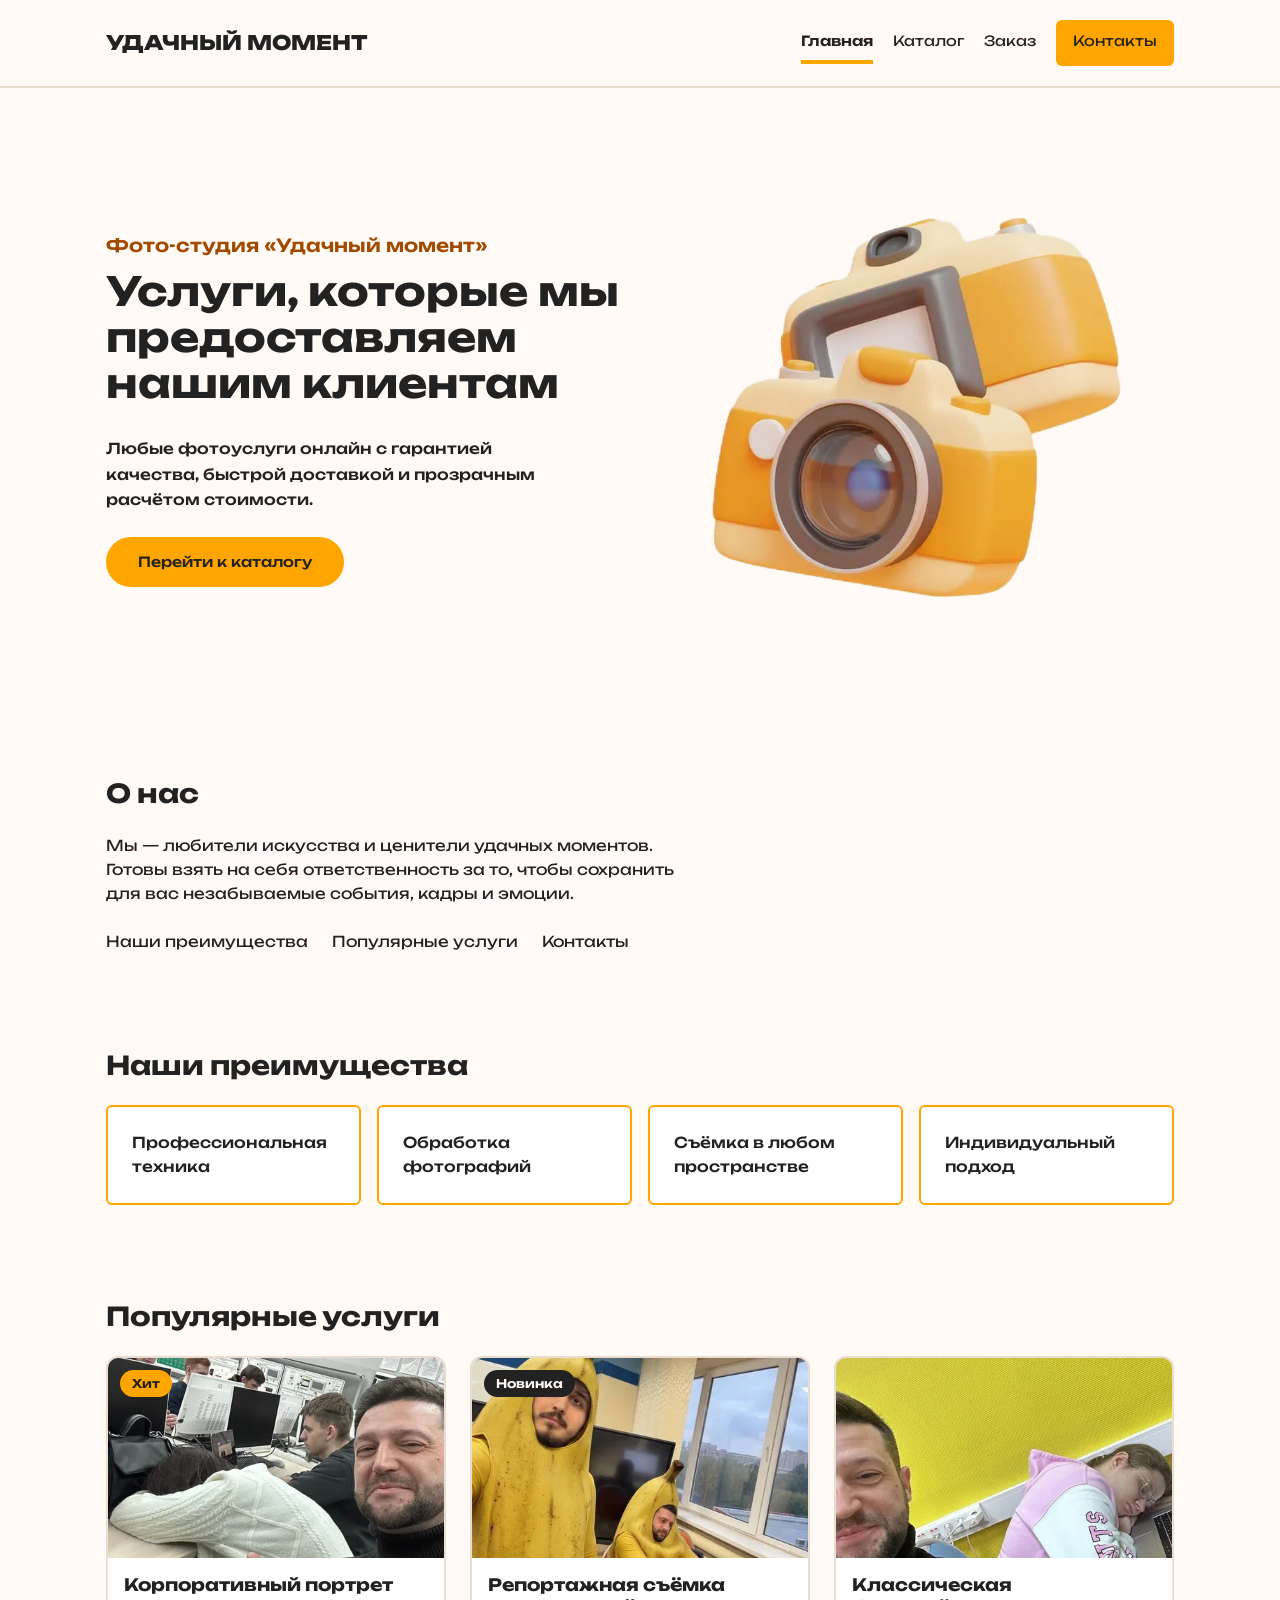
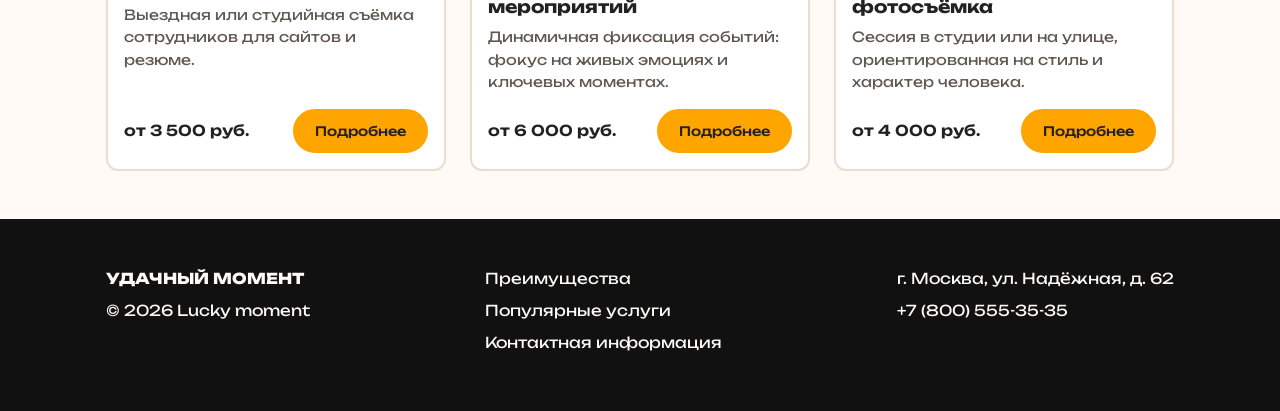
<file: index.html>
<!DOCTYPE html>
<html lang="ru">

<head>
    <meta charset="UTF-8">
    <meta name="viewport" content="width=device-width, initial-scale=1.0">
    <meta name="description" content="Фото-студия «Удачный момент»: портретная, корпоративная и репортажная съёмка с обработкой фотографий.">
    <title>Фото-студия «Удачный момент»</title>
    <link rel="stylesheet" href="css/style.css">
    <link rel="stylesheet" href="css/responsive.css">
</head>

<body>
    <a class="skip-link" href="#main">Перейти к основному содержимому</a>
    <header class="site-header">
        <div class="site-header__inner container">
            <a class="site-header__logo" href="index.html">Удачный момент</a>
            <nav class="site-nav" aria-label="Основное меню">
                <ul class="site-nav__list">
                    <li class="site-nav__item"><a class="site-nav__link site-nav__link--active" href="index.html" aria-current="page">Главная</a></li>
                    <li class="site-nav__item"><a class="site-nav__link" href="catalog.html">Каталог</a></li>
                    <li class="site-nav__item"><a class="site-nav__link" href="order.html">Заказ</a></li>
                    <li class="site-nav__item"><a class="site-nav__link site-nav__link--accent" href="contacts.html">Контакты</a></li>
                </ul>
            </nav>
        </div>
    </header>

    <main id="main">
        <section class="hero container">
            <div class="hero__info">
                <p class="hero__brand">Фото-студия «Удачный момент»</p>
                <h1 class="hero__title">Услуги, которые мы предоставляем нашим клиентам</h1>
                <p class="hero__text">Любые фотоуслуги онлайн с гарантией качества, быстрой доставкой и прозрачным расчётом стоимости.</p>
                <a class="button" href="catalog.html">Перейти к каталогу</a>
            </div>
            <picture>
                <source type="image/webp" srcset="images/camera-480.webp 480w, images/camera-740.webp 740w" sizes="(max-width: 767px) 100vw, (max-width: 1099px) 50vw, 540px">
                <img class="hero__image" src="images/camera.png" srcset="images/camera-480.png 480w, images/camera.png 740w" sizes="(max-width: 767px) 100vw, (max-width: 1099px) 50vw, 540px" alt="Фотокамера" width="740" height="740">
            </picture>
        </section>

        <section class="page-section container">
            <h2 class="page-section__title">О нас</h2>
            <p class="page-section__text">Мы — любители искусства и ценители удачных моментов. Готовы взять на себя ответственность за то, чтобы сохранить для вас незабываемые события, кадры и эмоции.</p>
            <nav aria-label="Разделы страницы">
                <ul class="page-nav__list">
                    <li><a class="page-nav__link" href="#adv">Наши преимущества</a></li>
                    <li><a class="page-nav__link" href="#popular">Популярные услуги</a></li>
                    <li><a class="page-nav__link" href="#contacts">Контакты</a></li>
                </ul>
            </nav>
        </section>

        <section class="page-section container" id="adv">
            <h2 class="page-section__title">Наши преимущества</h2>
            <ul class="adv__list">
                <li class="adv__item">Профессиональная техника</li>
                <li class="adv__item">Обработка фотографий</li>
                <li class="adv__item">Съёмка в любом пространстве</li>
                <li class="adv__item">Индивидуальный подход</li>
            </ul>
        </section>

        <section class="page-section container" id="popular">
            <h2 class="page-section__title">Популярные услуги</h2>
            <div class="cards">
            <article class="product-card">
                <span class="product-card__badge product-card__badge--hit">Хит</span>
                <picture>
                    <source type="image/webp" srcset="images/portrait-corporate-480.webp 480w, images/portrait-corporate-800.webp 800w" sizes="(max-width: 767px) 100vw, (max-width: 1023px) 50vw, 360px">
                    <img class="product-card__image" src="images/portrait-corporate-800.jpg" srcset="images/portrait-corporate-480.jpg 480w, images/portrait-corporate-800.jpg 800w" sizes="(max-width: 767px) 100vw, (max-width: 1023px) 50vw, 360px" alt="Деловой портрет сотрудника" width="800" height="1067" loading="lazy">
                </picture>
                <div class="product-card__body">
                    <h3 class="product-card__title">Корпоративный портрет</h3>
                    <p class="product-card__description">Выездная или студийная съёмка сотрудников для сайтов и резюме.</p>
                    <div class="product-card__footer">
                        <p class="product-card__price">от 3 500 руб.</p>
                        <a class="button button--small" href="product.html">Подробнее</a>
                    </div>
                </div>
            </article>
            <article class="product-card">
                <span class="product-card__badge product-card__badge--new">Новинка</span>
                <picture>
                    <source type="image/webp" srcset="images/reportage-480.webp 480w, images/reportage-800.webp 800w" sizes="(max-width: 767px) 100vw, (max-width: 1023px) 50vw, 360px">
                    <img class="product-card__image" src="images/reportage-800.jpg" srcset="images/reportage-480.jpg 480w, images/reportage-800.jpg 800w" sizes="(max-width: 767px) 100vw, (max-width: 1023px) 50vw, 360px" alt="Фотограф снимает мероприятие" width="800" height="600" loading="lazy">
                </picture>
                <div class="product-card__body">
                    <h3 class="product-card__title">Репортажная съёмка мероприятий</h3>
                    <p class="product-card__description">Динамичная фиксация событий: фокус на живых эмоциях и ключевых моментах.</p>
                    <div class="product-card__footer">
                        <p class="product-card__price">от 6 000 руб.</p>
                        <a class="button button--small" href="product.html">Подробнее</a>
                    </div>
                </div>
            </article>
            <article class="product-card">
                <picture>
                    <source type="image/webp" srcset="images/classic-480.webp 480w, images/classic-800.webp 800w" sizes="(max-width: 767px) 100vw, (max-width: 1023px) 50vw, 360px">
                    <img class="product-card__image" src="images/classic-800.jpg" srcset="images/classic-480.jpg 480w, images/classic-800.jpg 800w" sizes="(max-width: 767px) 100vw, (max-width: 1023px) 50vw, 360px" alt="Портретная фотосессия в студии" width="800" height="1067" loading="lazy">
                </picture>
                <div class="product-card__body">
                    <h3 class="product-card__title">Классическая фотосъёмка</h3>
                    <p class="product-card__description">Сессия в студии или на улице, ориентированная на стиль и характер человека.</p>
                    <div class="product-card__footer">
                        <p class="product-card__price">от 4 000 руб.</p>
                        <a class="button button--small" href="product.html">Подробнее</a>
                    </div>
                </div>
            </article>
            </div>
        </section>
    </main>

    <footer class="site-footer" id="contacts">
        <div class="site-footer__inner container">
            <div>
                <p class="site-footer__brand">Удачный момент</p>
                <p class="site-footer__text">© 2026 Lucky moment</p>
            </div>
            <nav aria-label="Ссылки на главную">
                <ul>
                    <li class="site-footer__item"><a class="site-footer__link" href="index.html#adv">Преимущества</a></li>
                    <li class="site-footer__item"><a class="site-footer__link" href="index.html#popular">Популярные услуги</a></li>
                    <li class="site-footer__item"><a class="site-footer__link" href="contacts.html">Контактная информация</a></li>
                </ul>
            </nav>
            <address class="site-footer__address">
                <p class="site-footer__item">г. Москва, ул. Надёжная, д. 62</p>
                <p class="site-footer__item"><a class="site-footer__link" href="tel:+70000000000">+7 (800) 555-35-35</a></p>
            </address>
        </div>
    </footer>
</body>

</html>
</file>
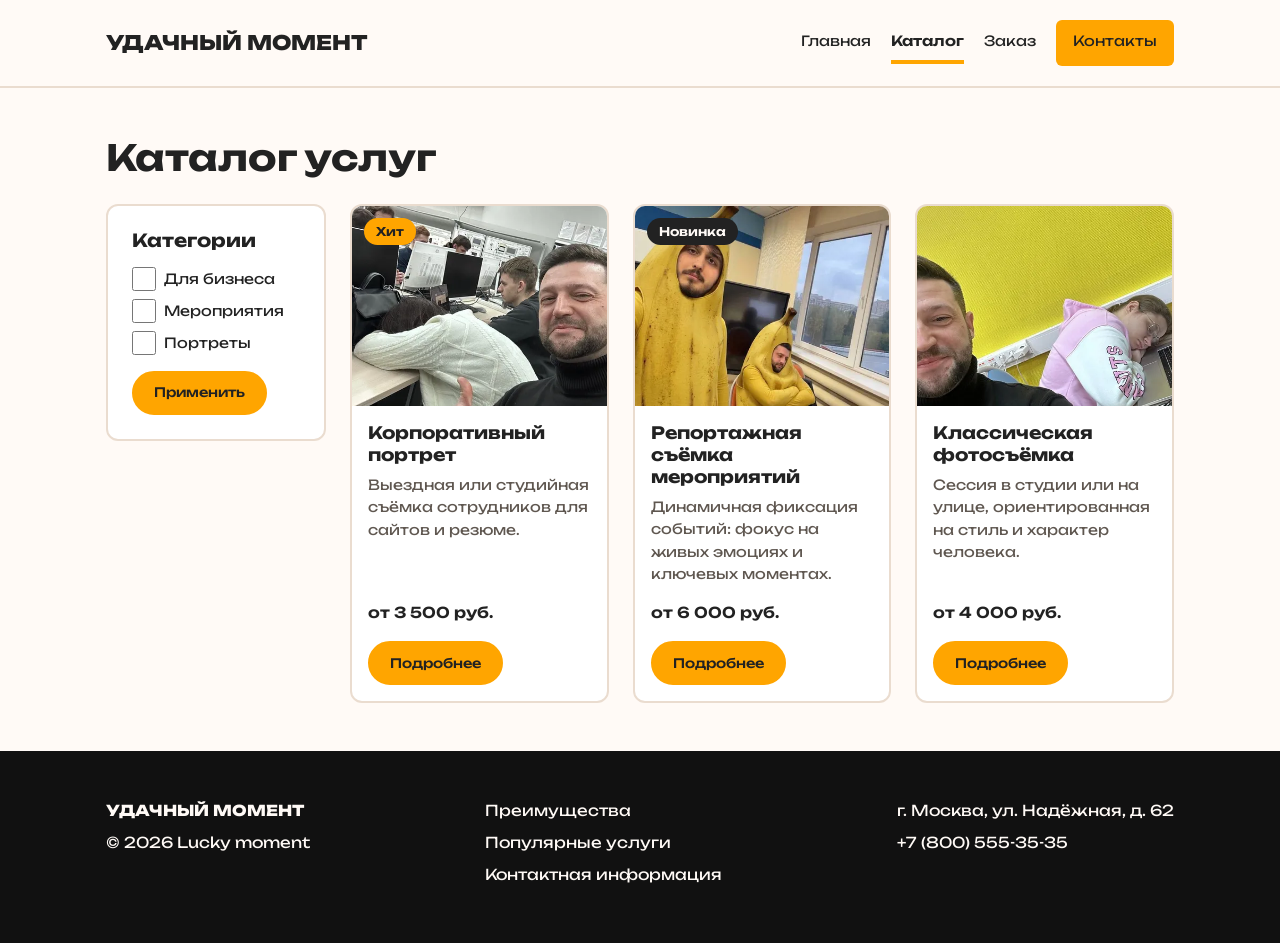
<file: catalog.html>
<!DOCTYPE html>
<html lang="ru">

<head>
    <meta charset="UTF-8">
    <meta name="viewport" content="width=device-width, initial-scale=1.0">
    <meta name="description" content="Каталог фотоуслуг студии «Удачный момент»: корпоративный портрет, репортажная и классическая съёмка.">
    <title>Каталог услуг — «Удачный момент»</title>
    <link rel="stylesheet" href="css/style.css">
    <link rel="stylesheet" href="css/responsive.css">
</head>

<body>
    <a class="skip-link" href="#main">Перейти к основному содержимому</a>
    <header class="site-header">
        <div class="site-header__inner container">
            <a class="site-header__logo" href="index.html">Удачный момент</a>
            <nav class="site-nav" aria-label="Основное меню">
                <ul class="site-nav__list">
                    <li class="site-nav__item"><a class="site-nav__link" href="index.html">Главная</a></li>
                    <li class="site-nav__item"><a class="site-nav__link site-nav__link--active" href="catalog.html" aria-current="page">Каталог</a></li>
                    <li class="site-nav__item"><a class="site-nav__link" href="order.html">Заказ</a></li>
                    <li class="site-nav__item"><a class="site-nav__link site-nav__link--accent" href="contacts.html">Контакты</a></li>
                </ul>
            </nav>
        </div>
    </header>

    <main id="main">
        <div class="catalog container">
            <h1 class="catalog__title">Каталог услуг</h1>

            <aside class="filters" aria-labelledby="filters-title">
                <h2 class="filters__title" id="filters-title">Категории</h2>
                <div class="filters__option">
                    <input type="checkbox" id="cat-business" name="category" value="business">
                    <label for="cat-business">Для бизнеса</label>
                </div>
                <div class="filters__option">
                    <input type="checkbox" id="cat-events" name="category" value="events">
                    <label for="cat-events">Мероприятия</label>
                </div>
                <div class="filters__option">
                    <input type="checkbox" id="cat-portrait" name="category" value="portrait">
                    <label for="cat-portrait">Портреты</label>
                </div>
                <button class="button button--small filters__button" type="button">Применить</button>
            </aside>

            <section class="catalog__content" aria-label="Список услуг">
                <div class="cards">
            <article class="product-card">
                <span class="product-card__badge product-card__badge--hit">Хит</span>
                <picture>
                    <source type="image/webp" srcset="images/portrait-corporate-480.webp 480w, images/portrait-corporate-800.webp 800w" sizes="(max-width: 767px) 100vw, (max-width: 1023px) 50vw, 360px">
                    <img class="product-card__image" src="images/portrait-corporate-800.jpg" srcset="images/portrait-corporate-480.jpg 480w, images/portrait-corporate-800.jpg 800w" sizes="(max-width: 767px) 100vw, (max-width: 1023px) 50vw, 360px" alt="Деловой портрет сотрудника" width="800" height="1067" loading="lazy">
                </picture>
                <div class="product-card__body">
                    <h3 class="product-card__title">Корпоративный портрет</h3>
                    <p class="product-card__description">Выездная или студийная съёмка сотрудников для сайтов и резюме.</p>
                    <div class="product-card__footer">
                        <p class="product-card__price">от 3 500 руб.</p>
                        <a class="button button--small" href="product.html">Подробнее</a>
                    </div>
                </div>
            </article>
            <article class="product-card">
                <span class="product-card__badge product-card__badge--new">Новинка</span>
                <picture>
                    <source type="image/webp" srcset="images/reportage-480.webp 480w, images/reportage-800.webp 800w" sizes="(max-width: 767px) 100vw, (max-width: 1023px) 50vw, 360px">
                    <img class="product-card__image" src="images/reportage-800.jpg" srcset="images/reportage-480.jpg 480w, images/reportage-800.jpg 800w" sizes="(max-width: 767px) 100vw, (max-width: 1023px) 50vw, 360px" alt="Фотограф снимает мероприятие" width="800" height="600" loading="lazy">
                </picture>
                <div class="product-card__body">
                    <h3 class="product-card__title">Репортажная съёмка мероприятий</h3>
                    <p class="product-card__description">Динамичная фиксация событий: фокус на живых эмоциях и ключевых моментах.</p>
                    <div class="product-card__footer">
                        <p class="product-card__price">от 6 000 руб.</p>
                        <a class="button button--small" href="product.html">Подробнее</a>
                    </div>
                </div>
            </article>
            <article class="product-card">
                <picture>
                    <source type="image/webp" srcset="images/classic-480.webp 480w, images/classic-800.webp 800w" sizes="(max-width: 767px) 100vw, (max-width: 1023px) 50vw, 360px">
                    <img class="product-card__image" src="images/classic-800.jpg" srcset="images/classic-480.jpg 480w, images/classic-800.jpg 800w" sizes="(max-width: 767px) 100vw, (max-width: 1023px) 50vw, 360px" alt="Портретная фотосессия в студии" width="800" height="1067" loading="lazy">
                </picture>
                <div class="product-card__body">
                    <h3 class="product-card__title">Классическая фотосъёмка</h3>
                    <p class="product-card__description">Сессия в студии или на улице, ориентированная на стиль и характер человека.</p>
                    <div class="product-card__footer">
                        <p class="product-card__price">от 4 000 руб.</p>
                        <a class="button button--small" href="product.html">Подробнее</a>
                    </div>
                </div>
            </article>
                </div>
            </section>
        </div>
    </main>

    <footer class="site-footer" id="contacts">
        <div class="site-footer__inner container">
            <div>
                <p class="site-footer__brand">Удачный момент</p>
                <p class="site-footer__text">© 2026 Lucky moment</p>
            </div>
            <nav aria-label="Ссылки на главную">
                <ul>
                    <li class="site-footer__item"><a class="site-footer__link" href="index.html#adv">Преимущества</a></li>
                    <li class="site-footer__item"><a class="site-footer__link" href="index.html#popular">Популярные услуги</a></li>
                    <li class="site-footer__item"><a class="site-footer__link" href="contacts.html">Контактная информация</a></li>
                </ul>
            </nav>
            <address class="site-footer__address">
                <p class="site-footer__item">г. Москва, ул. Надёжная, д. 62</p>
                <p class="site-footer__item"><a class="site-footer__link" href="tel:+70000000000">+7 (800) 555-35-35</a></p>
            </address>
        </div>
    </footer>
</body>

</html>
</file>
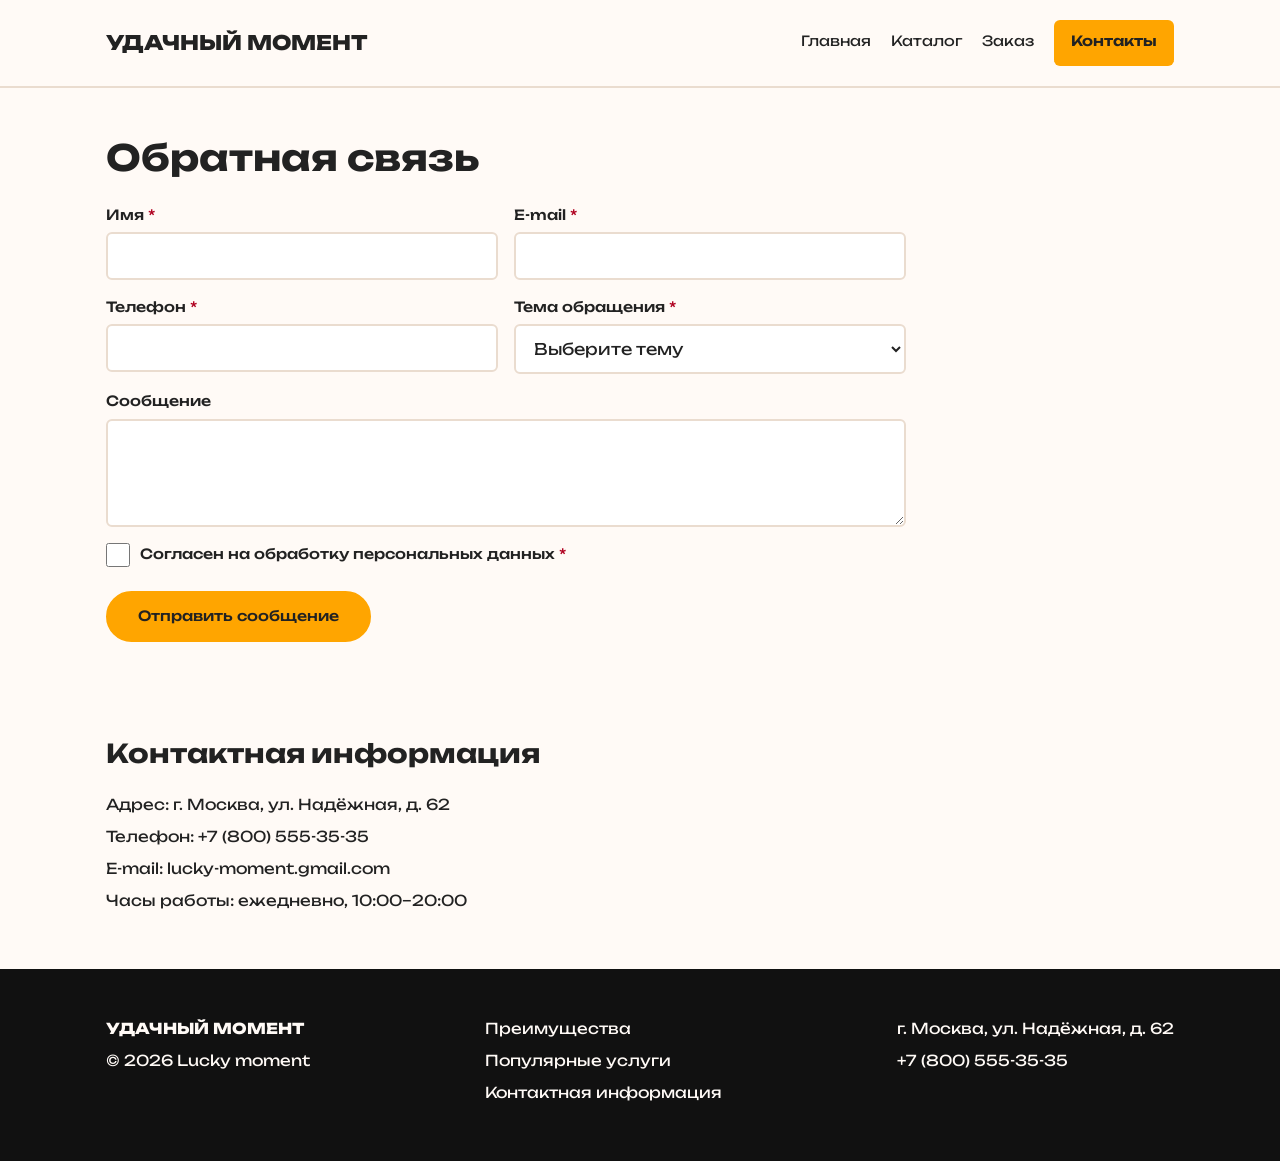
<file: contacts.html>
<!DOCTYPE html>
<html lang="ru">

<head>
    <meta charset="UTF-8">
    <meta name="viewport" content="width=device-width, initial-scale=1.0">
    <meta name="description" content="Форма обратной связи и контакты фото-студии «Удачный момент»: адрес, телефон, e-mail, часы работы.">
    <title>Контакты — «Удачный момент»</title>
    <link rel="stylesheet" href="css/style.css">
    <link rel="stylesheet" href="css/responsive.css">
</head>

<body>
    <a class="skip-link" href="#main">Перейти к основному содержимому</a>
    <header class="site-header">
        <div class="site-header__inner container">
            <a class="site-header__logo" href="index.html">Удачный момент</a>
            <nav class="site-nav" aria-label="Основное меню">
                <ul class="site-nav__list">
                    <li class="site-nav__item"><a class="site-nav__link" href="index.html">Главная</a></li>
                    <li class="site-nav__item"><a class="site-nav__link" href="catalog.html">Каталог</a></li>
                    <li class="site-nav__item"><a class="site-nav__link" href="order.html">Заказ</a></li>
                    <li class="site-nav__item"><a class="site-nav__link site-nav__link--accent site-nav__link--active" href="contacts.html" aria-current="page">Контакты</a></li>
                </ul>
            </nav>
        </div>
    </header>

    <main id="main">
        <section class="page-section container">
            <h1 class="page-section__title">Обратная связь</h1>
            <form class="order-form" action="#" method="get">
                <div class="order-form__field">
                    <label class="order-form__label" for="fb-name">Имя <span class="order-form__required">*</span></label>
                    <input class="order-form__input" type="text" id="fb-name" name="name" required>
                </div>
                <div class="order-form__field">
                    <label class="order-form__label" for="fb-email">E-mail <span class="order-form__required">*</span></label>
                    <input class="order-form__input" type="email" id="fb-email" name="email" required>
                </div>
                <div class="order-form__field">
                    <label class="order-form__label" for="fb-phone">Телефон <span class="order-form__required">*</span></label>
                    <input class="order-form__input" type="tel" id="fb-phone" name="phone" required>
                </div>
                <div class="order-form__field">
                    <label class="order-form__label" for="fb-topic">Тема обращения <span class="order-form__required">*</span></label>
                    <select class="order-form__input" id="fb-topic" name="topic" required>
                        <option value="">Выберите тему</option>
                        <option value="price">Вопрос о стоимости</option>
                        <option value="order">Вопрос по заказу</option>
                        <option value="other">Другое</option>
                    </select>
                </div>
                <div class="order-form__field">
                    <label class="order-form__label" for="fb-message">Сообщение</label>
                    <textarea class="order-form__input" id="fb-message" name="message" rows="4"></textarea>
                </div>
                <div class="order-form__field order-form__field--checkbox">
                    <input class="order-form__checkbox" type="checkbox" id="fb-agree" name="agree" required>
                    <label class="order-form__label" for="fb-agree">Согласен на обработку персональных данных <span class="order-form__required">*</span></label>
                </div>
                <div class="order-form__actions">
                    <button class="button" type="submit">Отправить сообщение</button>
                </div>
            </form>
        </section>

        <section class="page-section container">
            <h2 class="page-section__title">Контактная информация</h2>
            <address class="contact-info">
                <p class="contact-info__line">Адрес: г. Москва, ул. Надёжная, д. 62</p>
                <p class="contact-info__line">Телефон: <a href="tel:+70000000000">+7 (800) 555-35-35</a></p>
                <p class="contact-info__line">E-mail: <a href="mailto:lucky-moment.gmail.com">lucky-moment.gmail.com</a></p>
                <p class="contact-info__line">Часы работы: ежедневно, 10:00–20:00</p>
            </address>
        </section>
    </main>

    <footer class="site-footer" id="contacts">
        <div class="site-footer__inner container">
            <div>
                <p class="site-footer__brand">Удачный момент</p>
                <p class="site-footer__text">© 2026 Lucky moment</p>
            </div>
            <nav aria-label="Ссылки на главную">
                <ul>
                    <li class="site-footer__item"><a class="site-footer__link" href="index.html#adv">Преимущества</a></li>
                    <li class="site-footer__item"><a class="site-footer__link" href="index.html#popular">Популярные услуги</a></li>
                    <li class="site-footer__item"><a class="site-footer__link" href="contacts.html">Контактная информация</a></li>
                </ul>
            </nav>
            <address class="site-footer__address">
                <p class="site-footer__item">г. Москва, ул. Надёжная, д. 62</p>
                <p class="site-footer__item"><a class="site-footer__link" href="tel:+70000000000">+7 (800) 555-35-35</a></p>
            </address>
        </div>
    </footer>
</body>

</html>
</file>
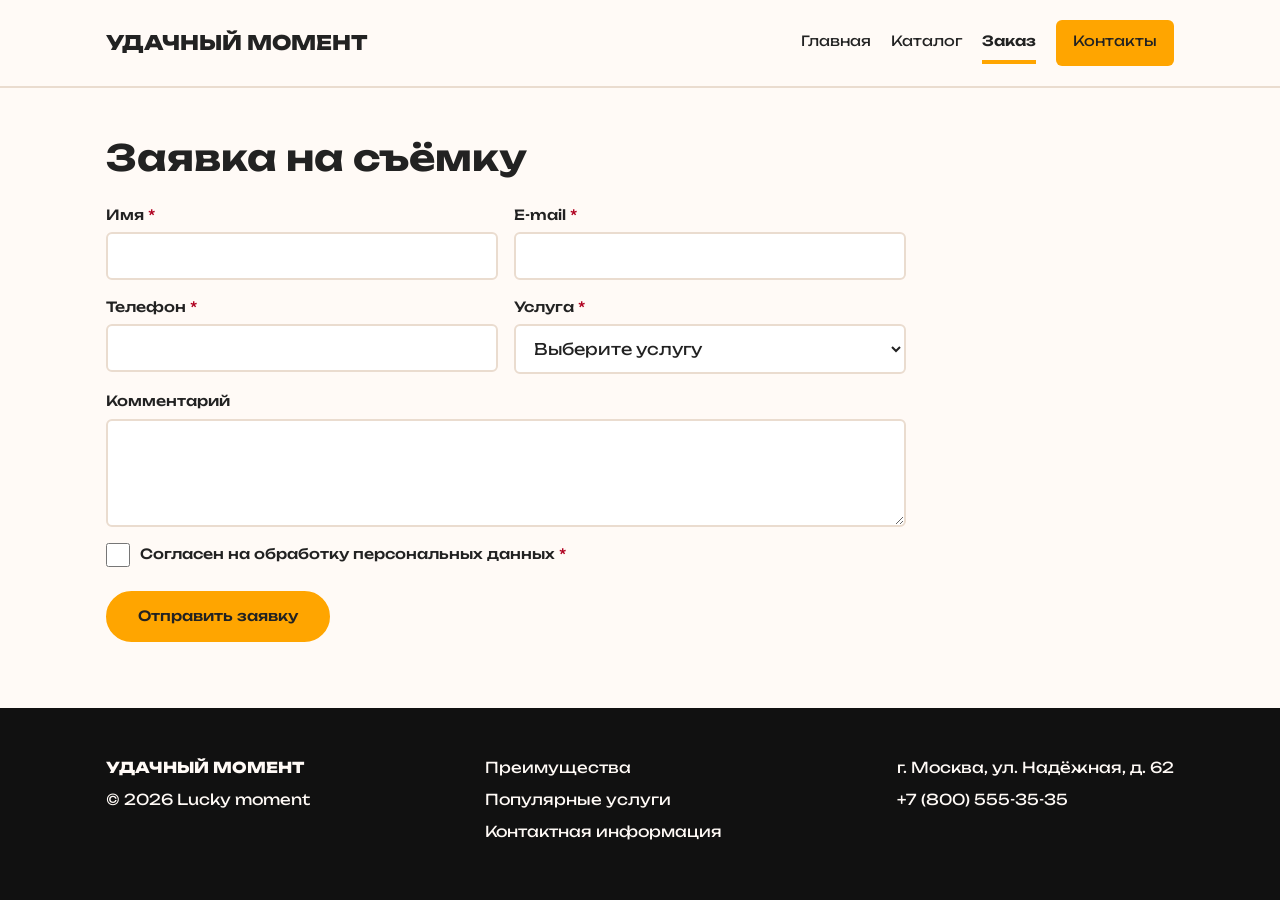
<file: order.html>
<!DOCTYPE html>
<html lang="ru">

<head>
    <meta charset="UTF-8">
    <meta name="viewport" content="width=device-width, initial-scale=1.0">
    <meta name="description" content="Оформите заявку на фотосъёмку в студии «Удачный момент»: выберите услугу и оставьте контакты.">
    <title>Заявка на съёмку — «Удачный момент»</title>
    <link rel="stylesheet" href="css/style.css">
    <link rel="stylesheet" href="css/responsive.css">
</head>

<body>
    <a class="skip-link" href="#main">Перейти к основному содержимому</a>
    <header class="site-header">
        <div class="site-header__inner container">
            <a class="site-header__logo" href="index.html">Удачный момент</a>
            <nav class="site-nav" aria-label="Основное меню">
                <ul class="site-nav__list">
                    <li class="site-nav__item"><a class="site-nav__link" href="index.html">Главная</a></li>
                    <li class="site-nav__item"><a class="site-nav__link" href="catalog.html">Каталог</a></li>
                    <li class="site-nav__item"><a class="site-nav__link site-nav__link--active" href="order.html" aria-current="page">Заказ</a></li>
                    <li class="site-nav__item"><a class="site-nav__link site-nav__link--accent" href="contacts.html">Контакты</a></li>
                </ul>
            </nav>
        </div>
    </header>

    <main id="main">
        <section class="page-section container">
            <h1 class="page-section__title">Заявка на съёмку</h1>
            <form class="order-form" action="#" method="get">
                <div class="order-form__field">
                    <label class="order-form__label" for="order-name">Имя <span class="order-form__required">*</span></label>
                    <input class="order-form__input" type="text" id="order-name" name="name" required>
                </div>
                <div class="order-form__field">
                    <label class="order-form__label" for="order-email">E-mail <span class="order-form__required">*</span></label>
                    <input class="order-form__input" type="email" id="order-email" name="email" required>
                </div>
                <div class="order-form__field">
                    <label class="order-form__label" for="order-phone">Телефон <span class="order-form__required">*</span></label>
                    <input class="order-form__input" type="tel" id="order-phone" name="phone" required>
                </div>
                <div class="order-form__field">
                    <label class="order-form__label" for="order-service">Услуга <span class="order-form__required">*</span></label>
                    <select class="order-form__input" id="order-service" name="service" required>
                        <option value="">Выберите услугу</option>
                        <option value="corporate">Корпоративный портрет</option>
                        <option value="reportage">Репортажная съёмка мероприятий</option>
                        <option value="classic">Классическая фотосъёмка</option>
                    </select>
                </div>
                <div class="order-form__field">
                    <label class="order-form__label" for="order-comment">Комментарий</label>
                    <textarea class="order-form__input" id="order-comment" name="comment" rows="4"></textarea>
                </div>
                <div class="order-form__field order-form__field--checkbox">
                    <input class="order-form__checkbox" type="checkbox" id="order-agree" name="agree" required>
                    <label class="order-form__label" for="order-agree">Согласен на обработку персональных данных <span class="order-form__required">*</span></label>
                </div>
                <div class="order-form__actions">
                    <button class="button" type="submit">Отправить заявку</button>
                </div>
            </form>
        </section>
    </main>

    <footer class="site-footer" id="contacts">
        <div class="site-footer__inner container">
            <div>
                <p class="site-footer__brand">Удачный момент</p>
                <p class="site-footer__text">© 2026 Lucky moment</p>
            </div>
            <nav aria-label="Ссылки на главную">
                <ul>
                    <li class="site-footer__item"><a class="site-footer__link" href="index.html#adv">Преимущества</a></li>
                    <li class="site-footer__item"><a class="site-footer__link" href="index.html#popular">Популярные услуги</a></li>
                    <li class="site-footer__item"><a class="site-footer__link" href="contacts.html">Контактная информация</a></li>
                </ul>
            </nav>
            <address class="site-footer__address">
                <p class="site-footer__item">г. Москва, ул. Надёжная, д. 62</p>
                <p class="site-footer__item"><a class="site-footer__link" href="tel:+70000000000">+7 (800) 555-35-35</a></p>
            </address>
        </div>
    </footer>
</body>

</html>
</file>
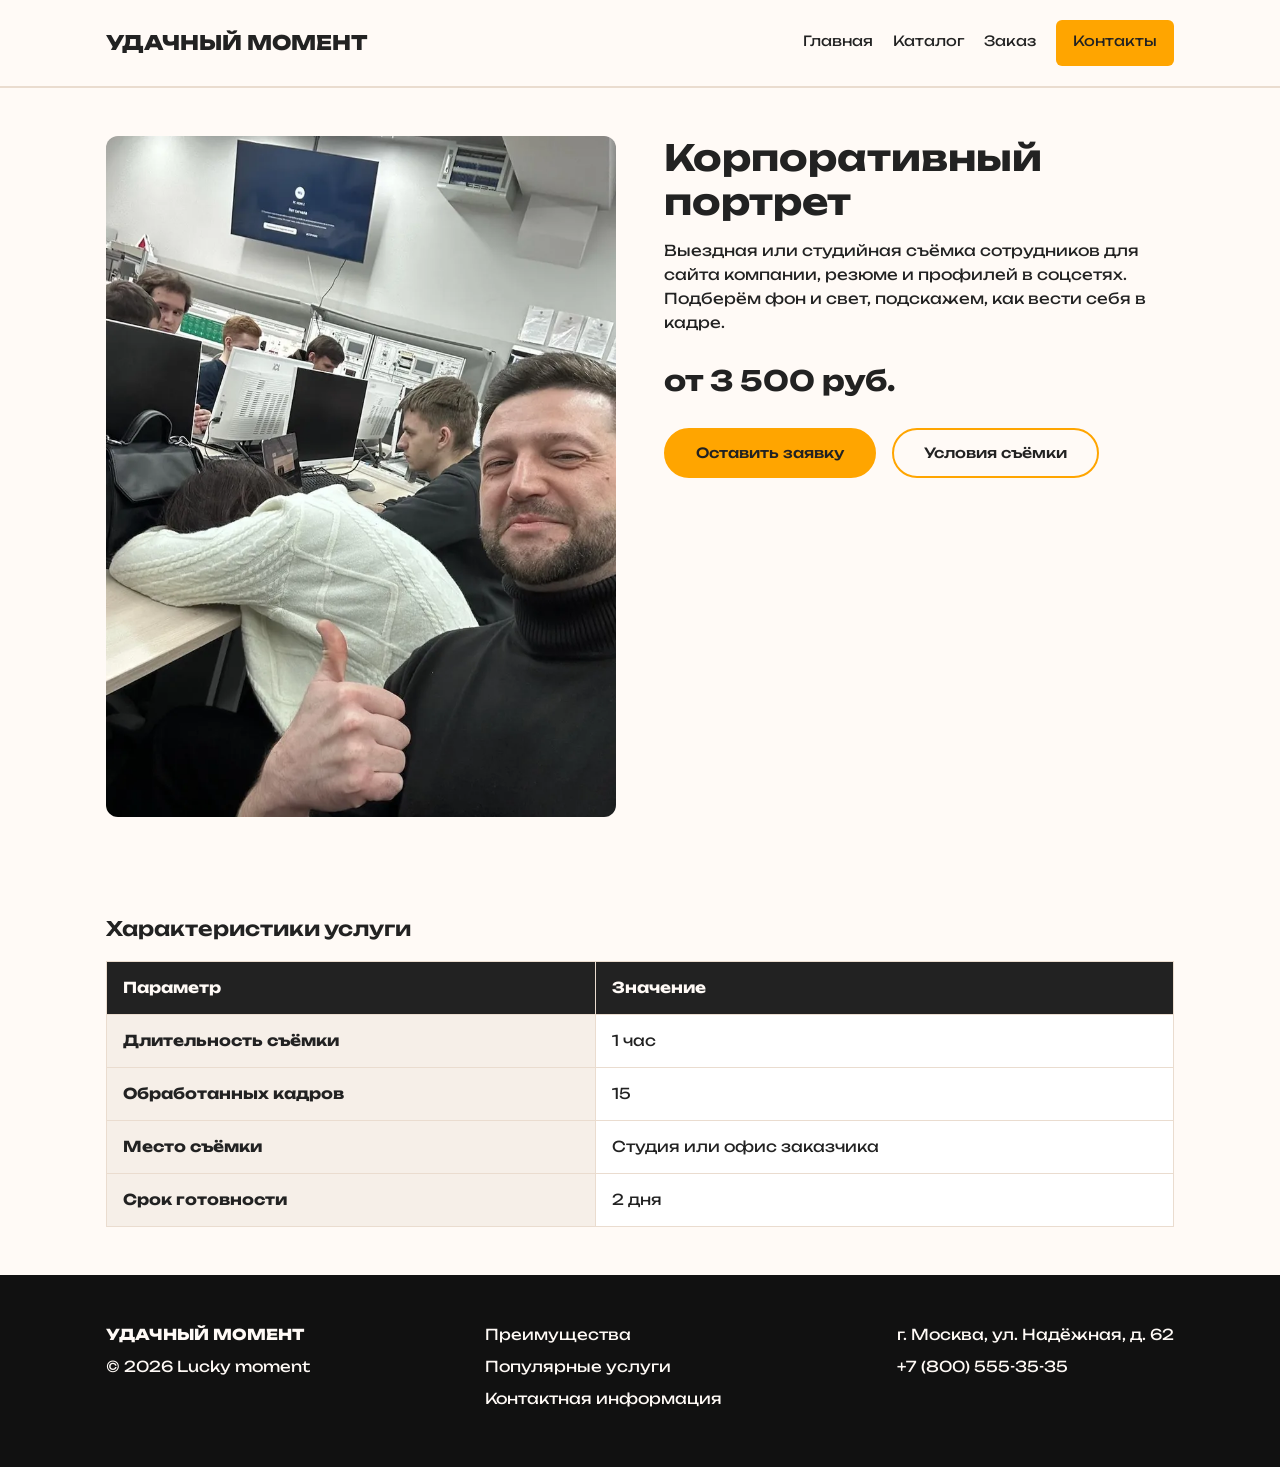
<file: product.html>
<!DOCTYPE html>
<html lang="ru">

<head>
    <meta charset="UTF-8">
    <meta name="viewport" content="width=device-width, initial-scale=1.0">
    <meta name="description" content="Корпоративный портрет в фото-студии «Удачный момент»: описание услуги, цена и характеристики.">
    <title>Корпоративный портрет — «Удачный момент»</title>
    <link rel="stylesheet" href="css/style.css">
    <link rel="stylesheet" href="css/responsive.css">
</head>

<body>
    <a class="skip-link" href="#main">Перейти к основному содержимому</a>
    <header class="site-header">
        <div class="site-header__inner container">
            <a class="site-header__logo" href="index.html">Удачный момент</a>
            <nav class="site-nav" aria-label="Основное меню">
                <ul class="site-nav__list">
                    <li class="site-nav__item"><a class="site-nav__link" href="index.html">Главная</a></li>
                    <li class="site-nav__item"><a class="site-nav__link" href="catalog.html">Каталог</a></li>
                    <li class="site-nav__item"><a class="site-nav__link" href="order.html">Заказ</a></li>
                    <li class="site-nav__item"><a class="site-nav__link site-nav__link--accent" href="contacts.html">Контакты</a></li>
                </ul>
            </nav>
        </div>
    </header>

    <main id="main">
        <section class="page-section container">
            <div class="product">
                <picture>
                    <source type="image/webp" srcset="images/portrait-corporate-480.webp 480w, images/portrait-corporate-800.webp 800w" sizes="(max-width: 767px) 100vw, (max-width: 1099px) 50vw, 510px">
                    <img class="product__image" src="images/portrait-corporate-800.jpg" srcset="images/portrait-corporate-480.jpg 480w, images/portrait-corporate-800.jpg 800w" sizes="(max-width: 767px) 100vw, (max-width: 1099px) 50vw, 510px" alt="Деловой портрет сотрудника" width="800" height="1067">
                </picture>
                <div class="product__info">
                    <h1>Корпоративный портрет</h1>
                    <p class="product__description">Выездная или студийная съёмка сотрудников для сайта компании, резюме и профилей в соцсетях. Подберём фон и свет, подскажем, как вести себя в кадре.</p>
                    <p class="product__price">от 3 500 руб.</p>
                    <div class="product__actions">
                        <a class="button" href="order.html">Оставить заявку</a>
                        <a class="button button--outline" href="#terms-modal">Условия съёмки</a>
                    </div>
                </div>
            </div>
        </section>

        <section class="page-section container">
            <div class="table-wrapper">
                <table class="specs-table">
                    <caption class="specs-table__caption">Характеристики услуги</caption>
                    <thead>
                        <tr>
                            <th class="specs-table__th" scope="col">Параметр</th>
                            <th class="specs-table__th" scope="col">Значение</th>
                        </tr>
                    </thead>
                    <tbody>
                        <tr>
                            <th class="specs-table__th specs-table__th--row" scope="row">Длительность съёмки</th>
                            <td class="specs-table__td">1 час</td>
                        </tr>
                        <tr>
                            <th class="specs-table__th specs-table__th--row" scope="row">Обработанных кадров</th>
                            <td class="specs-table__td">15</td>
                        </tr>
                        <tr>
                            <th class="specs-table__th specs-table__th--row" scope="row">Место съёмки</th>
                            <td class="specs-table__td">Студия или офис заказчика</td>
                        </tr>
                        <tr>
                            <th class="specs-table__th specs-table__th--row" scope="row">Срок готовности</th>
                            <td class="specs-table__td">2 дня</td>
                        </tr>
                    </tbody>
                </table>
            </div>
        </section>
    </main>

    <div class="modal" id="terms-modal" role="dialog" aria-modal="true" aria-labelledby="modal-title"> <!-- КР3: aria-modal -->
        <div class="modal__window">
            <h2 id="modal-title">Условия съёмки</h2>
            <ul class="modal__list">
                <li>Съёмка проходит по предварительной записи</li>
                <li>Перенести встречу можно не позднее чем за сутки</li>
                <li>Готовые фото высылаем на электронную почту</li>
            </ul>
            <a class="button button--small" href="#close">Закрыть</a>
        </div>
    </div>

    <footer class="site-footer" id="contacts">
        <div class="site-footer__inner container">
            <div>
                <p class="site-footer__brand">Удачный момент</p>
                <p class="site-footer__text">© 2026 Lucky moment</p>
            </div>
            <nav aria-label="Ссылки на главную">
                <ul>
                    <li class="site-footer__item"><a class="site-footer__link" href="index.html#adv">Преимущества</a></li>
                    <li class="site-footer__item"><a class="site-footer__link" href="index.html#popular">Популярные услуги</a></li>
                    <li class="site-footer__item"><a class="site-footer__link" href="contacts.html">Контактная информация</a></li>
                </ul>
            </nav>
            <address class="site-footer__address">
                <p class="site-footer__item">г. Москва, ул. Надёжная, д. 62</p>
                <p class="site-footer__item"><a class="site-footer__link" href="tel:+70000000000">+7 (800) 555-35-35</a></p>
            </address>
        </div>
    </footer>
</body>

</html>
</file>
<file: css/style.css>
@import url('https://fonts.googleapis.com/css2?family=Unbounded:wght@200..900&display=swap');

/*1. Переменные*/
:root {
    --color-bg: #fffaf6;
    --color-surface: #ffffff;
    --color-text: #222222;
    --color-muted: #5f5750;
    --color-primary: #ffa500;
    --color-primary-dark: #e08a00;
    --color-primary-text: #a14a00;
    --color-footer: #111111;
    --color-border: #eadccf;
    --color-danger: #b00020;

    --space-sm: 8px;
    --space-md: 16px;
    --space-lg: 24px;
    --space-xl: 48px;

    --radius-sm: 6px;
    --radius-md: 12px;
}

/*2. Стили*/
* {
    margin: 0;
    padding: 0;
    box-sizing: border-box;
}

html {
    scroll-padding-top: 90px;
}

body {
    display: flex;
    flex-direction: column;
    min-height: 100vh;
    font-family: 'Unbounded', Arial, sans-serif;
    font-weight: 400;
    font-size: 15px;
    line-height: 1.6;
    color: var(--color-text);
    background-color: var(--color-bg);

}

main  {
    flex: 1;
}

h1 {
    font-size: 36px;
    line-height: 1.2;
}

h2 {
    font-size: 26px;
    line-height: 1.2;
}

h3 {
    font-size: 18px;
    line-height: 1.3;
}

a {
    color: inherit;
    text-decoration: none;
}

img {
    display: block;
    max-width: 100%;
    height: auto;
}

ul,
ol {
    list-style: none;
}

a:focus-visible,
input:focus-visible,
select:focus-visible,
textarea:focus-visible {
    outline: 2px solid var(--color-text);
    outline-offset: 3px;
}

.container {
    width: 1100px;
    max-width: 100%;
    margin: 0 auto;
    padding-left: var(--space-md);
    padding-right: var(--space-md);
}

.page-section {
    padding-top: var(--space-xl);
    padding-bottom: var(--space-xl);
}

.page-section__title {
    margin-bottom: var(--space-lg);
}

.page-section__text {
    max-width: 600px;
}

/*3. Шапка и меню*/
.site-header {
    position: sticky;
    top: 0;
    z-index: 100;
    background-color: var(--color-bg);
    border-bottom: 2px solid var(--color-border);
}

.site-header__inner {
    display: flex;
    flex-wrap: wrap;
    align-items: center;
    justify-content: space-between;
    gap: var(--space-md);
    padding-top: 20px;
    padding-bottom: 20px;
}

.site-header__logo {
    text-transform: uppercase;
    font-size: 20px;
    font-weight: 800;
}

.site-nav__list {
    display: flex;
    flex-wrap: wrap;
    align-items: center;
    gap: var(--space-lg);
}

.site-nav__link {
    display: inline-block;
    padding: 4px 0;
    font-size: 14px;
    border-bottom: 4px solid transparent;
}

.site-nav__link:hover {
    border-bottom-color: var(--color-primary);
}

.site-nav__link--active {
    font-weight: 600;
    border-bottom-color: var(--color-primary);
}

.site-nav__link--accent {
    padding: 9px 17px;
    background-color: var(--color-primary);
    border-radius: var(--radius-sm);
}

.site-nav__link--accent:hover {
    background-color: var(--color-primary-dark);
    border-bottom-color: transparent;
}

/*4. Кнопки*/
.button {
    display: inline-block;
    padding: 15px 30px;
    font-family: inherit;
    font-size: 14px;
    font-weight: 500;
    line-height: 1.2;
    text-align: center;
    color: var(--color-text);
    background-color: var(--color-primary);
    border: 2px solid var(--color-primary);
    border-radius: 50px;
    cursor: pointer;
}

.button:hover {
    background-color: var(--color-primary-dark);
    border-color: var(--color-primary-dark);
}

.button:focus-visible {
    outline: 2px solid var(--color-text);
    outline-offset: 3px;
}

.button--outline {
    background-color: transparent;
}

.button--small {
    padding: 10px 20px;
    font-size: 13px;
}

/*5. Главная страница*/
.hero {
    display: grid;
    grid-template-columns: repeat(auto-fit, minmax(300px, 1fr));
    align-items: center;
    gap: var(--space-lg);
    padding-top: 60px;
    padding-bottom: 60px;
}

.hero__brand {
    font-size: 18px;
    font-weight: 600;
    color: var(--color-primary-text);
}

.hero__title {
    margin-top: var(--space-sm);
    font-size: 40px;
    line-height: 1.15;
}

.hero__text {
    margin: 30px 0 var(--space-lg);
    max-width: 480px;
    font-weight: 500;
    line-height: 1.7;
}

.hero__image {
    width: 100%;
}

.page-nav__list {
    display: flex;
    flex-wrap: wrap;
    gap: var(--space-lg);
    margin-top: var(--space-lg);
}

.page-nav__link:hover {
    color: var(--color-primary-text);
}

.adv__list {
    display: flex;
    flex-wrap: wrap;
    gap: var(--space-md);
}

.adv__item {
    flex: 1 1 200px;
    padding: var(--space-lg);
    font-weight: 500;
    background-color: var(--color-surface);
    border: 2px solid var(--color-primary);
    border-radius: var(--radius-sm);
}

/*6. Карточки услуг*/
.cards {
    display: grid;
    grid-template-columns: repeat(auto-fit, minmax(240px, 1fr));
    gap: var(--space-lg);
}

.product-card {
    position: relative;
    display: flex;
    flex-direction: column;
    overflow: hidden;
    background-color: var(--color-surface);
    border: 2px solid var(--color-border);
    border-radius: var(--radius-md);
}

.product-card:hover {
    border-color: var(--color-primary);
}

.product-card__badge {
    position: absolute;
    top: 12px;
    left: 12px;
    padding: 4px 12px;
    font-size: 12px;
    font-weight: 600;
    color: var(--color-bg);
    background-color: var(--color-text);
    border-radius: 50px;
}

.product-card__badge--hit {
    color: var(--color-text);
    background-color: var(--color-primary);
}

.product-card__image {
    width: 100%;
    height: 200px;
    object-fit: cover;
}

.product-card__body {
    display: flex;
    flex: 1;
    flex-direction: column;
    padding: var(--space-md);
}

.product-card__title {
    font-size: 17px;
}

.product-card__description {
    margin-top: var(--space-sm);
    font-size: 14px;
    color: var(--color-muted);
}

.product-card__footer {
    display: flex;
    flex-wrap: wrap;
    align-items: center;
    justify-content: space-between;
    gap: var(--space-md);
    margin-top: auto;
    padding-top: var(--space-md);
}

.product-card__price {
    font-weight: 600;
}

/*7. Каталог*/
.catalog {
    display: flex;
    flex-wrap: wrap;
    align-items: flex-start;
    gap: var(--space-lg);
    padding-bottom: var(--space-xl);
}

.catalog__title {
    width: 100%;
    margin-top: var(--space-xl);
}

.filters {
    flex: 0 0 220px;
    padding: var(--space-lg);
    background-color: var(--color-surface);
    border: 2px solid var(--color-border);
    border-radius: var(--radius-md);
    position: sticky;
    top: 100px;
}

.filters__title {
    margin-bottom: var(--space-md);
    font-size: 18px;
}

.filters__option {
    display: flex;
    align-items: center;
    gap: var(--space-sm);
    margin-bottom: var(--space-sm);
    font-size: 14px;
}

.filters__button {
    margin-top: var(--space-sm);
}

.catalog__content {
    flex: 1 1 500px;
}

/*8. Страница услуги и таблица*/
.product {
    display: grid;
    grid-template-columns: repeat(auto-fit, minmax(300px, 1fr));
    align-items: start;
    gap: var(--space-xl);
}

.product__image {
    width: 100%;
    border-radius: var(--radius-md);
}

.product__description {
    margin-top: var(--space-md);
}

.product__price {
    margin: var(--space-lg) 0;
    font-size: 28px;
    font-weight: 700;
}

.product__actions {
    display: flex;
    flex-wrap: wrap;
    gap: var(--space-md);
}

.specs-table {
    width: 100%;
    background-color: var(--color-surface);
    border-collapse: collapse;
}

.specs-table__caption {
    padding-bottom: var(--space-md);
    font-size: 20px;
    font-weight: 600;
    text-align: left;
}

.specs-table__th,
.specs-table__td {
    padding: 14px 16px;
    text-align: left;
    border: 1px solid var(--color-border);
}

.specs-table__th {
    color: var(--color-bg);
    background-color: var(--color-text);
}

.specs-table__th--row {
    color: var(--color-text);
    background-color: #f6efe8;
}

/*9. Формы*/
.order-form {
    display: flex;
    flex-direction: column;
    gap: var(--space-md);
    max-width: 600px;
}

.order-form__field {
    display: flex;
    flex-direction: column;
    gap: 6px;
}

.order-form__label {
    font-size: 14px;
    font-weight: 500;
}

.order-form__required {
    color: var(--color-danger);
}

.order-form__input {
    width: 100%;
    padding: 12px 14px;
    font-family: inherit;
    font-size: 15px;
    color: var(--color-text);
    background-color: var(--color-surface);
    border: 2px solid var(--color-border);
    border-radius: var(--radius-sm);
}

.order-form__input:hover {
    border-color: var(--color-primary);
}

.order-form__field--checkbox {
    flex-direction: row;
    align-items: flex-start;
    gap: 10px;
}

.order-form__checkbox {
    flex-shrink: 0;
    width: 20px;
    height: 20px;
}

.order-form__actions {
    margin-top: var(--space-sm);
}

.contact-info {
    font-style: normal;
}

.contact-info__line {
    margin-bottom: var(--space-sm);
}

/*10. Модальное окно*/
.modal {
    display: none;        
    position: fixed;       
    top: 0;
    left: 0;
    z-index: 200;       
    justify-content: center;
    width: 100%;
    height: 100%;
    background-color: rgba(0, 0, 0, 0.6);
}

.modal:target {
    display: flex;
}

.modal__window {
    width: 90%;
    max-width: 420px;
    padding: var(--space-lg);
    background-color: var(--color-bg);
    border-radius: var(--radius-md);
}

.modal__list {
    margin: var(--space-md) 0 var(--space-lg);
    padding-left: var(--space-lg);
    list-style: disc;
}

/*11. Подвал*/
.site-footer {
    padding: var(--space-xl) 0;
    color: var(--color-bg);
    background-color: var(--color-footer);
}

.site-footer__inner {
    display: flex;
    flex-wrap: wrap;
    justify-content: space-between;
    gap: var(--space-lg);
}

.site-footer__brand {
    font-weight: 800;
    text-transform: uppercase;
}

.site-footer__text {
    margin-top: var(--space-sm);
}

.site-footer__address {
    font-style: normal;
}

.site-footer__item {
    margin-bottom: var(--space-sm);
}

.site-footer__link:hover {
    color: var(--color-primary);
}

.site-footer a:focus-visible {
    outline-color: var(--color-bg);
}

.skip-link {
    position: absolute;
    left: -9999px;
    top: 0;
    z-index: 300;
    padding: 10px 16px;
    color: var(--color-bg);
    background-color: var(--color-text);
}

.skip-link:focus {
    left: 0;
}

.skip-link:focus-visible {
    outline-color: var(--color-primary);
}
</file>
<file: css/responsive.css>
body {
    overflow-wrap: break-word;
}

img{
    max-width: 100%;
    height: auto;
}

h1 {
    font-size: 26px;
}

.site-header {
    position: static;
}

.site-nav__list {
    gap: 4px 20px;
}

.site-nav__link {
    padding: 8px 0;
}

.site-nav__link--accent {
    padding: 10px 17px;
}

.hero {
    padding-top: 30px;
    padding-bottom: 30px;
}

.hero__title {
    font-size: 26px;
}

.button {
    display: inline-flex;
    align-items: center;
    justify-content: center;
    min-height: 44px;
}

/*на телефоне одна колонка */
.cards {
    grid-template-columns: minmax(0, 1fr);
}

.filters {
    flex: 1 1 100%;
    position: static;
}

.filters__option input {
    flex-shrink: 0;
    width: 24px;
    height: 24px;
}

.table-wrapper {
    overflow-x: auto;
}

.order-form__input {
    min-height: 44px;
    font-size: 16px;
}

.order-form__checkbox {
    width: 24px;
    height: 24px;
}

.order-form__actions .button {
    width: 100%;
}

.modal {
    align-items: center;
}

.modal__window {
    max-height: 90vh;
    overflow-y: auto;
}

@media (min-width: 768px) {
    h1 {
        font-size: 30px;
    }

    .site-header {
        position: sticky;
    }

    .hero {
        padding-top: 60px;
        padding-bottom: 60px;
    }

    .hero__title {
        font-size: 30px;
    }

    .cards {
        grid-template-columns: repeat(2, minmax(0, 1fr));
    }

    .order-form {
        display: grid;
        grid-template-columns: repeat(2, minmax(0, 1fr));
        max-width: 800px;
    }

    .order-form__field:nth-last-child(-n+3),
    .order-form__actions {
        grid-column: 1 / -1;
    }

    .order-form__actions .button {
        width: auto;
    }
}

@media (min-width: 1024px) {
    h1 {
        font-size: 36px;
    }

    .hero__title {
        font-size: 40px;
    }

    .cards {
        grid-template-columns: repeat(3, minmax(0, 1fr));
    }

    .filters {
        flex: 0 0 220px;
        position: sticky;
    }

    .catalog .cards {
        grid-template-columns: repeat(2, minmax(0, 1fr));
    }
}

@media (min-width: 1200px) {
    .catalog .cards {
        grid-template-columns: repeat(3, minmax(0, 1fr));
    }
}
</file>
